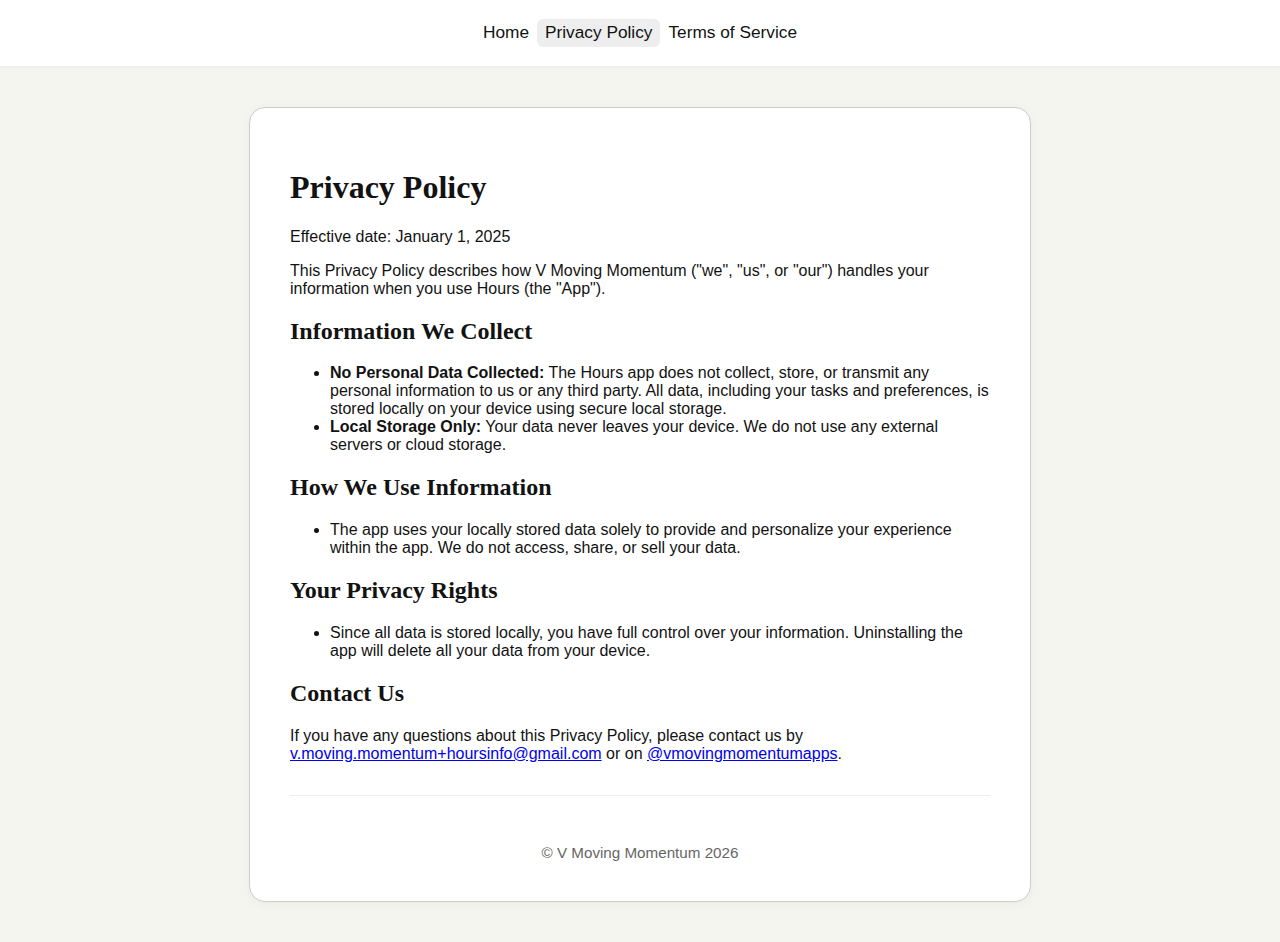
<file: privacy.html>
<!DOCTYPE html>
<html lang="en">
<head>
  <meta charset="UTF-8">
  <meta name="viewport" content="width=device-width, initial-scale=1.0">
  <title>Privacy Policy | Hours</title>
  <link rel="stylesheet" href="styles.css">
  <script type="module" src="site.config.js"></script>
  <script type="module">
    import { CONTACT } from './site.config.js';
    window.CONTACT = CONTACT;
    document.addEventListener('DOMContentLoaded', () => {
      document.querySelectorAll('.contact-email').forEach(e => e.textContent = CONTACT.EMAIL);
      document.querySelectorAll('.contact-instagram').forEach(e => e.textContent = CONTACT.INSTAGRAM);
      document.querySelectorAll('.app-name').forEach(e => e.textContent = CONTACT.APP_NAME);
      document.querySelectorAll('.company-name').forEach(e => e.textContent = CONTACT.COMPANY_NAME);
      document.querySelectorAll('.website').forEach(e => e.textContent = CONTACT.WEBSITE);
    });
  </script>
</head>
<body>
  <nav>
    <a href="index.html">Home</a>
    <a href="privacy.html" class="active">Privacy Policy</a>
    <a href="terms.html">Terms of Service</a>
  </nav>
  <div class="container">
    <h1>Privacy Policy</h1>
    <p>Effective date: January 1, 2025</p>
    <p>This Privacy Policy describes how <span class="company-name">V Moving Momentum</span> ("we", "us", or "our") handles your information when you use <span class="app-name">Hours</span> (the "App").</p>
    <h2>Information We Collect</h2>
    <ul>
      <li><b>No Personal Data Collected:</b> The Hours app does not collect, store, or transmit any personal information to us or any third party. All data, including your tasks and preferences, is stored locally on your device using secure local storage.</li>
      <li><b>Local Storage Only:</b> Your data never leaves your device. We do not use any external servers or cloud storage.</li>
    </ul>
    <h2>How We Use Information</h2>
    <ul>
      <li>The app uses your locally stored data solely to provide and personalize your experience within the app. We do not access, share, or sell your data.</li>
    </ul>
    <h2>Your Privacy Rights</h2>
    <ul>
      <li>Since all data is stored locally, you have full control over your information. Uninstalling the app will delete all your data from your device.</li>
    </ul>
    <h2>Contact Us</h2>
    <p>If you have any questions about this Privacy Policy, please contact us by <a href="mailto:v.moving.momentum+hoursinfo@gmail.com" class="contact-email">Email</a> or on <a href="https://instagram.com/vmovingmomentumapps" class="contact-instagram">Instagram</a>.</p>
    <div class="divider"></div>
    <footer style="text-align:center; color:var(--unselected-label); font-size:0.95rem; background:none; border:none; margin-top:3rem;">
      &copy; <span class="company-name"></span> <span id="current-year"></span>
    </footer>
  </div>
  <script>
    document.getElementById('current-year').textContent = new Date().getFullYear();
  </script>
</body>
</html>
</file>
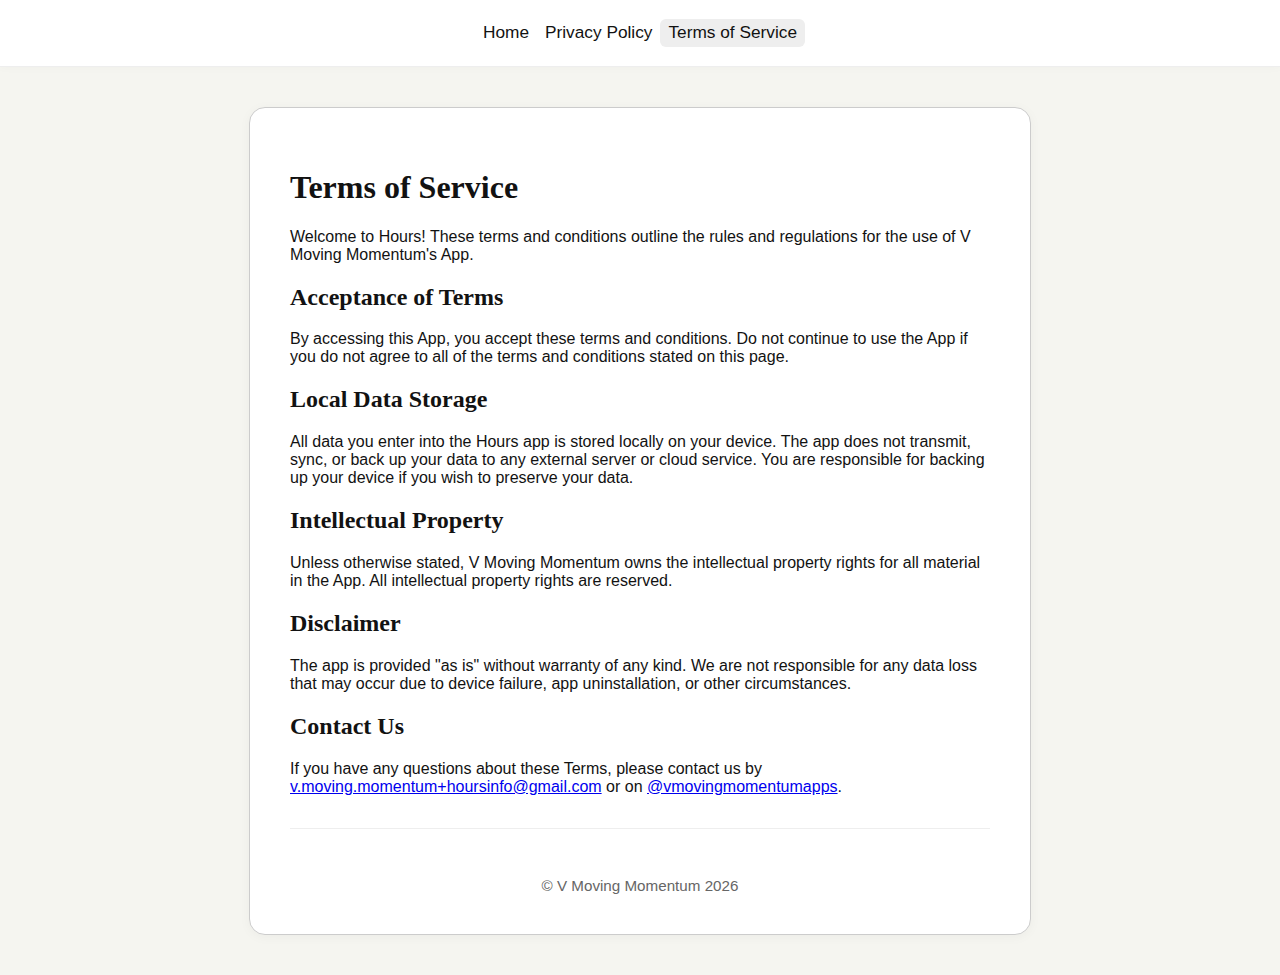
<file: terms.html>
<!DOCTYPE html>
<html lang="en">
<head>
  <meta charset="UTF-8">
  <meta name="viewport" content="width=device-width, initial-scale=1.0">
  <title>Terms of Service | Hours</title>
  <link rel="stylesheet" href="styles.css">
  <script type="module" src="site.config.js"></script>
  <script type="module">
    import { CONTACT } from './site.config.js';
    window.CONTACT = CONTACT;
    document.addEventListener('DOMContentLoaded', () => {
      document.querySelectorAll('.contact-email').forEach(e => e.textContent = CONTACT.EMAIL);
      document.querySelectorAll('.contact-instagram').forEach(e => e.textContent = CONTACT.INSTAGRAM);
      document.querySelectorAll('.app-name').forEach(e => e.textContent = CONTACT.APP_NAME);
      document.querySelectorAll('.company-name').forEach(e => e.textContent = CONTACT.COMPANY_NAME);
      document.querySelectorAll('.website').forEach(e => e.textContent = CONTACT.WEBSITE);
    });
  </script>
</head>
<body>
  <nav>
    <a href="index.html">Home</a>
    <a href="privacy.html">Privacy Policy</a>
    <a href="terms.html" class="active">Terms of Service</a>
  </nav>
  <div class="container">
    <h1>Terms of Service</h1>
    <p>Welcome to <span class="app-name">Hours</span>! These terms and conditions outline the rules and regulations for the use of <span class="company-name">V Moving Momentum</span>'s App.</p>
    <h2>Acceptance of Terms</h2>
    <p>By accessing this App, you accept these terms and conditions. Do not continue to use the App if you do not agree to all of the terms and conditions stated on this page.</p>
    <h2>Local Data Storage</h2>
    <p>All data you enter into the Hours app is stored locally on your device. The app does not transmit, sync, or back up your data to any external server or cloud service. You are responsible for backing up your device if you wish to preserve your data.</p>
    <h2>Intellectual Property</h2>
    <p>Unless otherwise stated, <span class="company-name">V Moving Momentum</span> owns the intellectual property rights for all material in the App. All intellectual property rights are reserved.</p>
    <h2>Disclaimer</h2>
    <p>The app is provided "as is" without warranty of any kind. We are not responsible for any data loss that may occur due to device failure, app uninstallation, or other circumstances.</p>
    <h2>Contact Us</h2>
    <p>If you have any questions about these Terms, please contact us by <a href="mailto:v.moving.momentum+hoursinfo@gmail.com" class="contact-email">Email</a> or on <a href="https://instagram.com/vmovingmomentumapps" class="contact-instagram">Instagram</a>.</p>
    <div class="divider"></div>
    <footer style="text-align:center; color:var(--unselected-label); font-size:0.95rem; background:none; border:none; margin-top:3rem;">
      &copy; <span class="company-name"></span> <span id="current-year"></span>
    </footer>
  </div>
  <script>
    document.getElementById('current-year').textContent = new Date().getFullYear();
  </script>
</body>
</html>
</file>
<file: styles.css>
:root {
  --primary: #121212;
  --background: #F5F5F0;
  --surface: #FFFFFF;
  --accent: #CCCCCC;
  --unselected-label: #666666;
  --divider: #EEEEEE;
  --error: #B71C1C;
  --selected-day-bg: #F5F5F0;
  --today-circle-selected: #121212;
  --today-circle-unselected: #333333;
  --task-default: #64B5F6;
  --font-display: 'Playfair Display', serif;
  --font-title: Georgia, serif;
  --font-body: 'Inter', Arial, sans-serif;
  --font-error: 'Montserrat', Arial, sans-serif;
}

body {
  background: var(--background);
  color: var(--primary);
  font-family: var(--font-body);
  margin: 0;
  padding: 0;
}

h1, h2, h3, h4, h5, h6 {
  font-family: var(--font-display);
}

.title, .dialog-title {
  font-family: var(--font-title);
}

.error, .snackbar {
  font-family: var(--font-error);
  color: var(--error);
}

nav {
  background: var(--surface);
  border-bottom: 1px solid var(--divider);
  padding: 1.2rem 2.5rem 1.2rem 2.5rem;
  display: flex;
  justify-content: center;
  align-items: center;
  box-shadow: 0 2px 8px rgba(0,0,0,0.02);
  font-size: 1.08rem;
}
nav > div {
  width: 100%;
  display: flex;
  align-items: center;
  justify-content: space-between;
}
nav a {
  color: var(--primary);
  text-decoration: none;
  font-weight: 500;
  font-family: var(--font-body);
  padding: 0.2rem 0.5rem;
  border-radius: 6px;
  transition: background 0.15s;
}
nav a.active, nav a:hover {
  background: var(--divider);
}
.contact-icon {
  display: inline-flex;
  align-items: center;
  justify-content: center;
  width: 40px;
  height: 40px;
  border-radius: 50%;
  background: var(--divider);
  color: var(--primary);
  font-size: 1.4rem;
  box-shadow: 0 1px 4px rgba(0,0,0,0.04);
  transition: background 0.2s, box-shadow 0.2s, transform 0.1s;
  text-decoration: none;
  margin-left: 0;
  border: none;
}
.contact-icon:hover {
  background: var(--accent);
  box-shadow: 0 2px 8px rgba(0,0,0,0.08);
  transform: translateY(-2px) scale(1.07);
}
footer {
  background: none;
  border: none;
  margin-top: 3rem;
  color: var(--unselected-label);
  font-size: 0.95rem;
  text-align: center;
}
footer a {
  color: var(--unselected-label);
  text-decoration: underline;
  margin-right: 1.2rem;
}
footer a:last-child {
  margin-right: 0;
}
.container {
  max-width: 700px;
  margin: 2.5rem auto;
  background: var(--surface);
  border: 1px solid var(--accent);
  border-radius: 16px;
  box-shadow: 0 2px 12px rgba(0,0,0,0.04);
  padding: 2.5rem;
}

.divider {
  border-bottom: 1px solid var(--divider);
  margin: 2rem 0;
}

@import url('https://fonts.googleapis.com/css2?family=Inter:wght@400;500;700&family=Montserrat:wght@400;700&family=Playfair+Display:wght@400;700&display=swap');

.hero-modern {
  background: #f7f6fd;
  border-radius: 32px;
  box-shadow: 0 4px 32px rgba(80,80,120,0.07);
  padding: 3.5rem 2.5rem 2.5rem 2.5rem;
  margin-top: 2.5rem;
  position: relative;
  overflow: hidden;
}
.social-icons {
  display: flex;
  gap: 0.7rem;
  justify-content: center;
  margin-top: 1.5rem;
}
#download-play img {
  height: 54px;
  width: auto;
  box-shadow: 0 2px 8px rgba(0,0,0,0.07);
  border-radius: 12px;
  transition: box-shadow 0.2s, transform 0.1s;
}
#download-play:hover img {
  box-shadow: 0 4px 16px rgba(0,0,0,0.13);
  transform: translateY(-2px) scale(1.04);
}
.top-right-links {
  position: absolute;
  top: 2.2rem;
  right: 2.5rem;
  display: flex;
  gap: 0.7rem;
  z-index: 10;
}
</file>
